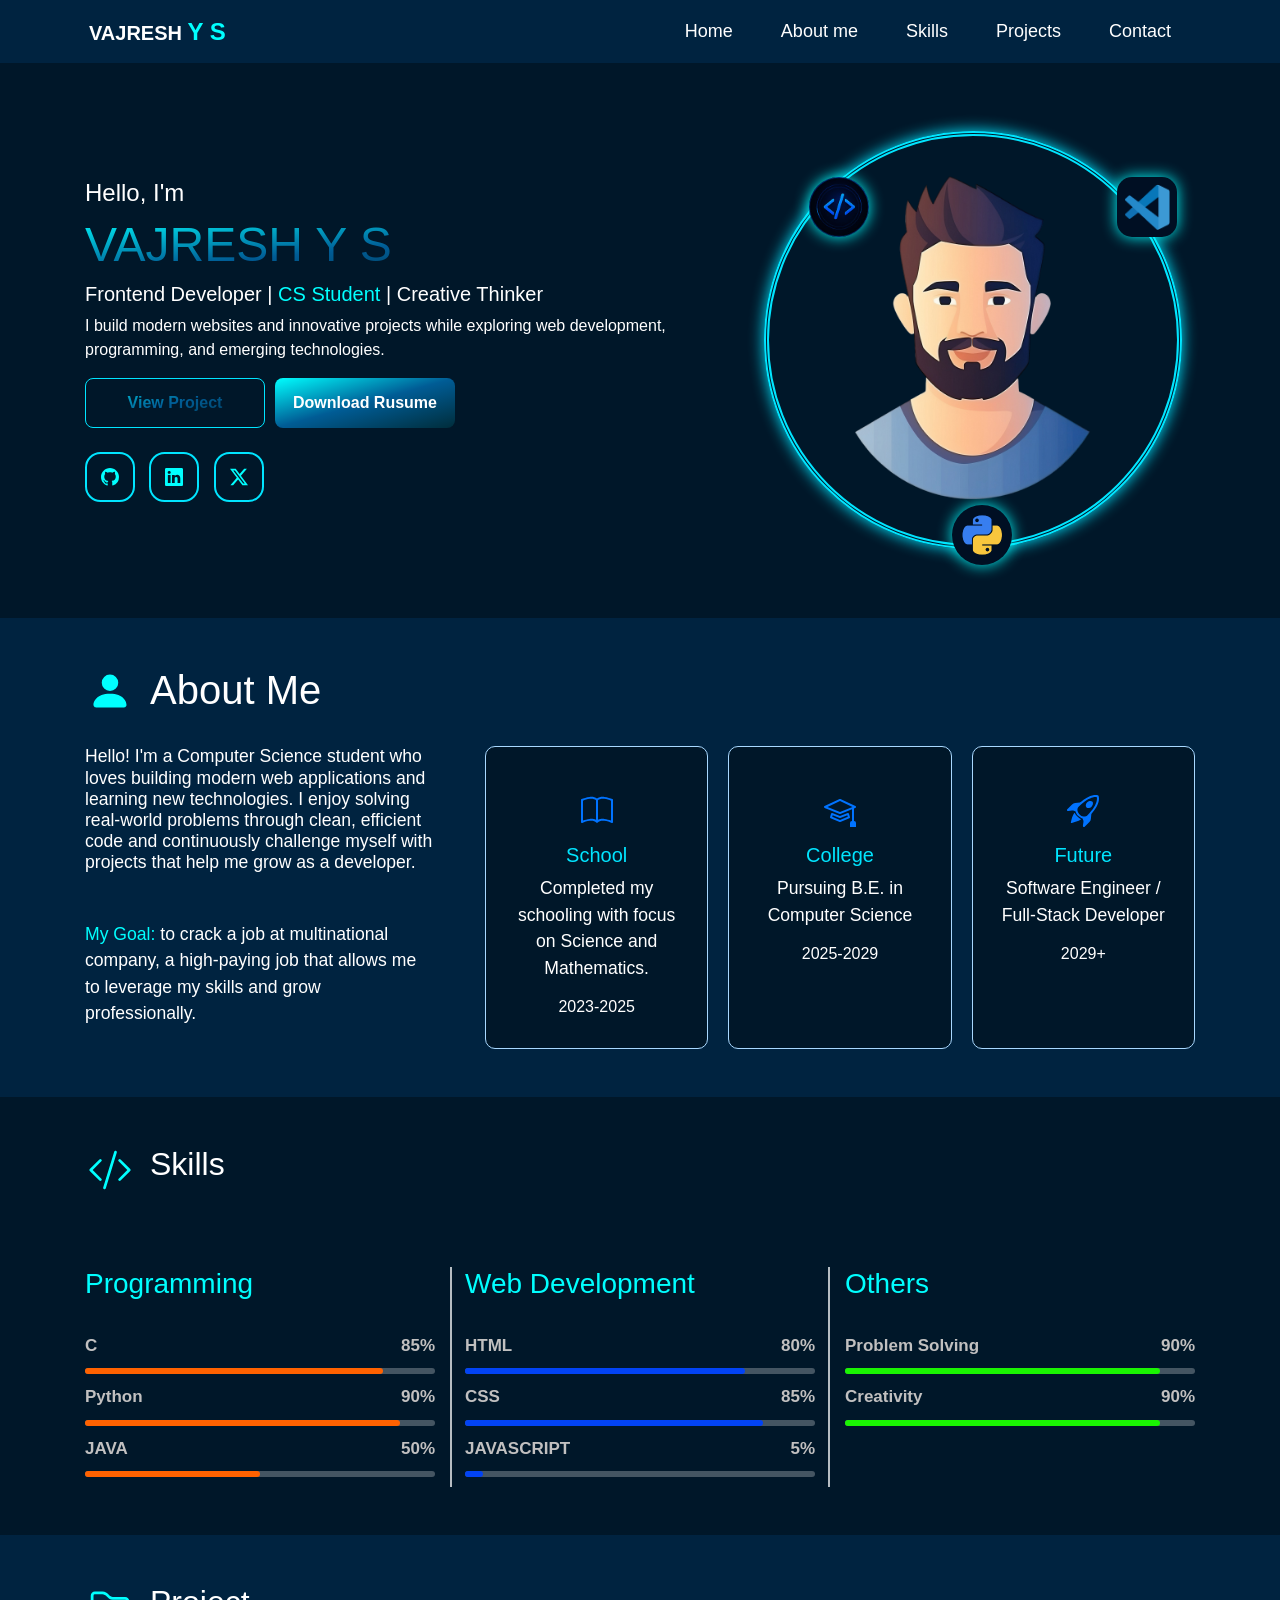
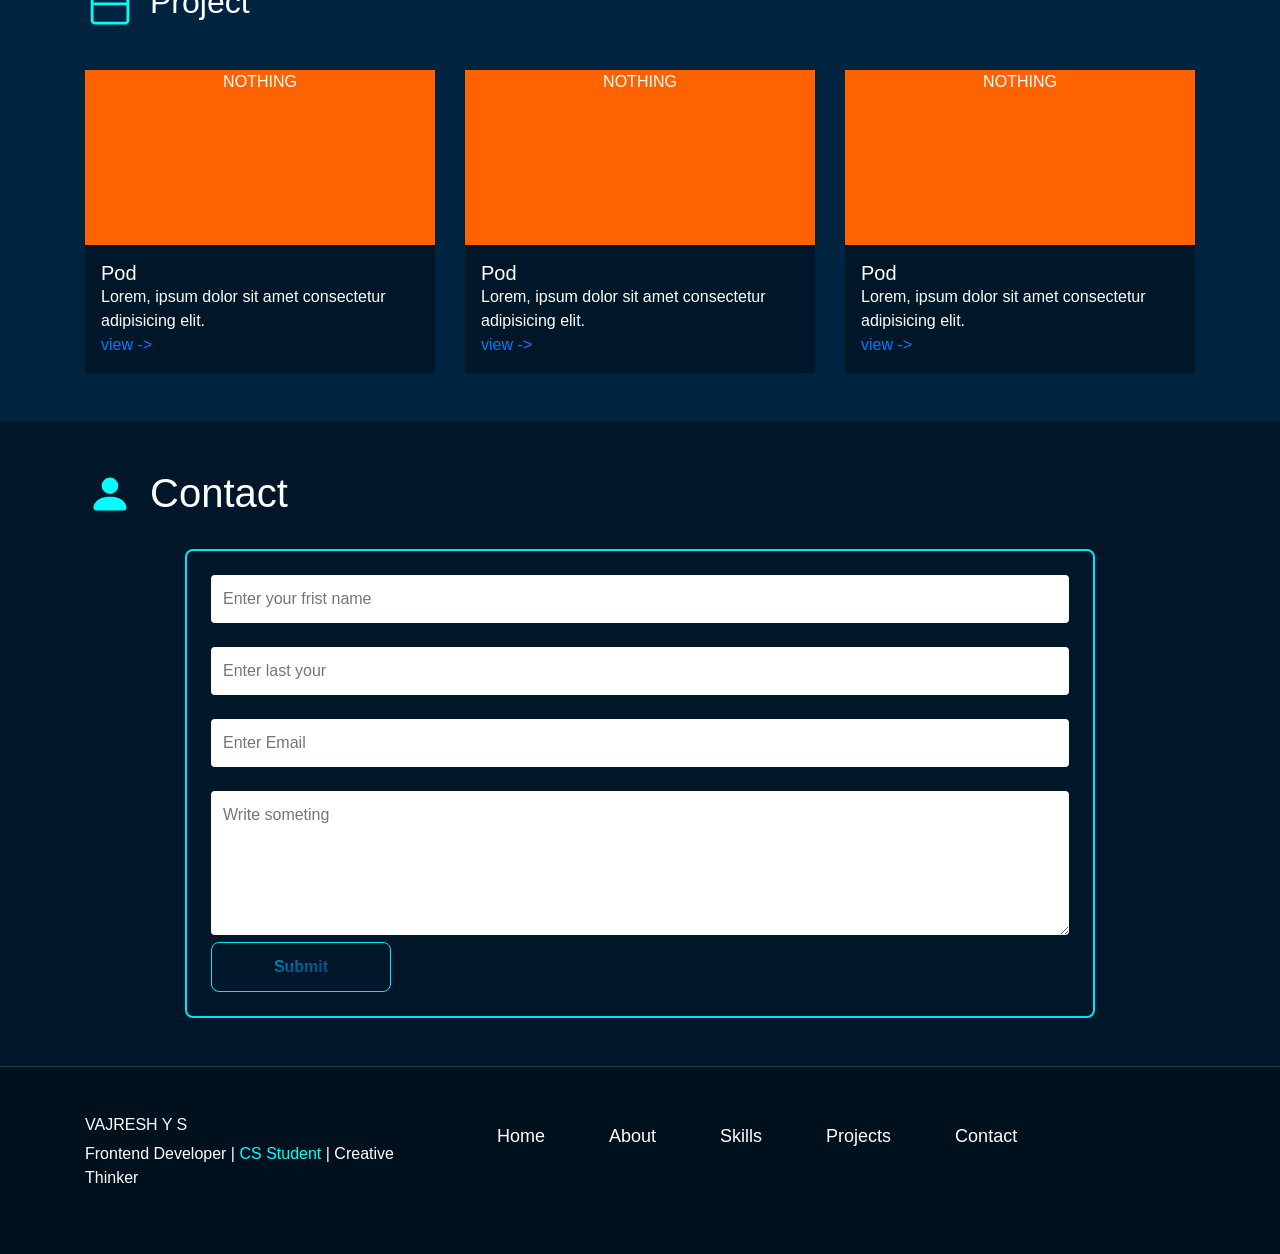
<file: index.html>
<!doctype html>
<html lang="en">

<head>
    <meta charset="UTF-8" />
    <meta name="viewport" content="width=device-width, initial-scale=1.0" />
    <title>Vajresh Y S | Portfolio</title>

    <link rel="stylesheet" href="style.css" />

    <link rel="stylesheet" href="https://stackpath.bootstrapcdn.com/bootstrap/4.5.2/css/bootstrap.min.css"
        integrity="sha384-JcKb8q3iqJ61gNV9KGb8thSsNjpSL0n8PARn9HuZOnIxN0hoP+VmmDGMN5t9UJ0Z" crossorigin="anonymous" />
    <script src="https://code.jquery.com/jquery-3.5.1.slim.min.js"
        integrity="sha384-DfXdz2htPH0lsSSs5nCTpuj/zy4C+OGpamoFVy38MVBnE+IbbVYUew+OrCXaRkfj"
        crossorigin="anonymous"></script>
    <script src="https://cdn.jsdelivr.net/npm/popper.js@1.16.1/dist/umd/popper.min.js"
        integrity="sha384-9/reFTGAW83EW2RDu2S0VKaIzap3H66lZH81PoYlFhbGU+6BZp6G7niu735Sk7lN"
        crossorigin="anonymous"></script>
    <script src="https://stackpath.bootstrapcdn.com/bootstrap/4.5.2/js/bootstrap.min.js"
        integrity="sha384-B4gt1jrGC7Jh4AgTPSdUtOBvfO8shuf57BaghqFfPlYxofvL8/KUEfYiJOMMV+rV"
        crossorigin="anonymous"></script>
</head>

<body>
    <header>
        <nav class="navbar navbar-expand-lg navbar-dark fixed-top">
            <div class="container d-flex flex-row">
                <a class="navbar-brand navbar-logo ml-1" href="#">
                    VAJRESH <span class="navbar-logo">Y S</span>
                </a>
                <button class="navbar-toggler" type="button" data-toggle="collapse" data-target="#navbarNavAltMarkup"
                    aria-controls="navbarNavAltMarkup" aria-expanded="false" aria-label="Toggle navigation">
                    <span class="navbar-toggler-icon"></span>
                </button>
                <div class="collapse navbar-collapse" id="navbarNavAltMarkup">
                    <div class="navbar-nav ml-auto">
                        <a class="nav-link" id="link" href="#home">Home</a>
                        <a class="nav-link" id="link" href="#aboutme">About me</a>
                        <a class="nav-link" id="link" href="#skills">Skills</a>
                        <a class="nav-link" id="link" href="#project">Projects</a>
                        <!-- <a class="nav-link" id="link" href="#">Resume</a> -->
                        <a class="nav-link" id="link" href="#contact">Contact</a>
                    </div>
                </div>
            </div>
        </nav>
    </header>
    <main>
        <section id="home">
            <div class="home-bg pt-5 pb-5">
                <div class="container d-flex flex-column justify-content-center">
                    <div class="row">
                        <div class="col-12 col-lg-7 order-2 order-lg-1 d-flex flex-column justify-content-center">
                            <div class="part1 text-white">
                                <h4>Hello, I'm</h4>
                                <h1>VAJRESH Y S</h1>
                                <h5 class="cs">
                                    Frontend Developer | <span>CS Student</span> | Creative Thinker
                                </h5>
                                <p>
                                    I build modern websites and innovative projects while exploring
                                    web development, programming, and emerging technologies.
                                </p>
                                <div class="two-button" style="display: flex">
                                    <button class="color-btn">View Project</button>
                                    <button class="outline-btn">Download Rusume</button>
                                </div>
                                <div class="social mt-4">
                                    <svg xmlns="http://www.w3.org/2000/svg" width="16" height="16" fill="currentColor"
                                        class="bi bi-github" viewBox="0 0 16 16">
                                        <path
                                            d="M8 0C3.58 0 0 3.58 0 8c0 3.54 2.29 6.53 5.47 7.59.4.07.55-.17.55-.38 0-.19-.01-.82-.01-1.49-2.01.37-2.53-.49-2.69-.94-.09-.23-.48-.94-.82-1.13-.28-.15-.68-.52-.01-.53.63-.01 1.08.58 1.23.82.72 1.21 1.87.87 2.33.66.07-.52.28-.87.51-1.07-1.78-.2-3.64-.89-3.64-3.95 0-.87.31-1.59.82-2.15-.08-.2-.36-1.02.08-2.12 0 0 .67-.21 2.2.82.64-.18 1.32-.27 2-.27s1.36.09 2 .27c1.53-1.04 2.2-.82 2.2-.82.44 1.1.16 1.92.08 2.12.51.56.82 1.27.82 2.15 0 3.07-1.87 3.75-3.65 3.95.29.25.54.73.54 1.48 0 1.07-.01 1.93-.01 2.2 0 .21.15.46.55.38A8.01 8.01 0 0 0 16 8c0-4.42-3.58-8-8-8" />
                                    </svg>
                                    <svg xmlns="http://www.w3.org/2000/svg" width="16" height="16" fill="currentColor"
                                        class="bi bi-linkedin" viewBox="0 0 16 16">
                                        <path
                                            d="M0 1.146C0 .513.526 0 1.175 0h13.65C15.474 0 16 .513 16 1.146v13.708c0 .633-.526 1.146-1.175 1.146H1.175C.526 16 0 15.487 0 14.854zm4.943 12.248V6.169H2.542v7.225zm-1.2-8.212c.837 0 1.358-.554 1.358-1.248-.015-.709-.52-1.248-1.342-1.248S2.4 3.226 2.4 3.934c0 .694.521 1.248 1.327 1.248zm4.908 8.212V9.359c0-.216.016-.432.08-.586.173-.431.568-.878 1.232-.878.869 0 1.216.662 1.216 1.634v3.865h2.401V9.25c0-2.22-1.184-3.252-2.764-3.252-1.274 0-1.845.7-2.165 1.193v.025h-.016l.016-.025V6.169h-2.4c.03.678 0 7.225 0 7.225z" />
                                    </svg>
                                    <svg xmlns="http://www.w3.org/2000/svg" width="16" height="16" fill="currentColor"
                                        class="bi bi-twitter-x" viewBox="0 0 16 16">
                                        <path
                                            d="M12.6.75h2.454l-5.36 6.142L16 15.25h-4.937l-3.867-5.07-4.425 5.07H.316l5.733-6.57L0 .75h5.063l3.495 4.633L12.601.75Zm-.86 13.028h1.36L4.323 2.145H2.865z" />
                                    </svg>
                                </div>
                            </div>
                        </div>
                        <div class="col-12 d-lg-none order-1 order-lg-2">
                            <div class="orbit">
                                <img src="/img/logo.jpg" class="coder-logo" />
                                <img src="/img/vs.png" class="vs-logo" />
                                <img src="/img/py.png" class="py-logo" />
                            </div>
                            <div>
                                <img src="/img/pro.png" class="photo" />
                            </div>
                        </div>
                        <div
                            class="col-lg-5 d-none d-lg-flex order-lg-2 justify-content-center align-items-center home-image-column">
                            <div class="orbit">
                                <img src="/img/logo.jpg" class="coder-logo" />
                                <img src="/img/vs.png" class="vs-logo" />
                                <img src="/img/py.png" class="py-logo" />
                            </div>
                            <div>
                                <img src="/img/pro.png" class="photo" />
                            </div>
                        </div>
                    </div>
                </div>
            </div>
        </section>
        <section id="aboutme">
            <div class="about-bg pt-5 pb-5">
                <div class="container">
                    <div class="row">
                        <!-- <div class="cir"></div> -->
                        <div class="col-12 d-flex flex-row pb-4">
                            <div>
                                <svg xmlns="http://www.w3.org/2000/svg" width="16" height="16" fill="currentColor"
                                    class="bi bi-person-fill" viewBox="0 0 16 16">
                                    <path d="M3 14s-1 0-1-1 1-4 6-4 6 3 6 4-1 1-1 1zm5-6a3 3 0 1 0 0-6 3 3 0 0 0 0 6" />
                                </svg>
                            </div>
                            <div>
                                <h1>About Me</h1>
                            </div>
                        </div>
                        <div class="col-4 text-white">
                            <h6 class="about-text">
                                Hello! I'm a Computer Science student who loves building modern
                                web applications and learning new technologies. I enjoy solving
                                real-world problems through clean, efficient code and
                                continuously challenge myself with projects that help me grow as
                                a developer.
                            </h6>
                            <p class="mt-5 about-goal">
                                <span>My Goal:</span> to crack a job at multinational company, a
                                high-paying job that allows me to leverage my skills and grow
                                professionally.
                            </p>
                        </div>
                        <div class=" about-card d-flex flex-row col-8 text-white">
                            <div class="card-1 text-center">
                                <svg xmlns="http://www.w3.org/2000/svg" width="16" height="16" fill="currentColor"
                                    class="bi bi-book" viewBox="0 0 16 16">
                                    <path
                                        d="M1 2.828c.885-.37 2.154-.769 3.388-.893 1.33-.134 2.458.063 3.112.752v9.746c-.935-.53-2.12-.603-3.213-.493-1.18.12-2.37.461-3.287.811zm7.5-.141c.654-.689 1.782-.886 3.112-.752 1.234.124 2.503.523 3.388.893v9.923c-.918-.35-2.107-.692-3.287-.81-1.094-.111-2.278-.039-3.213.492zM8 1.783C7.015.936 5.587.81 4.287.94c-1.514.153-3.042.672-3.994 1.105A.5.5 0 0 0 0 2.5v11a.5.5 0 0 0 .707.455c.882-.4 2.303-.881 3.68-1.02 1.409-.142 2.59.087 3.223.877a.5.5 0 0 0 .78 0c.633-.79 1.814-1.019 3.222-.877 1.378.139 2.8.62 3.681 1.02A.5.5 0 0 0 16 13.5v-11a.5.5 0 0 0-.293-.455c-.952-.433-2.48-.952-3.994-1.105C10.413.809 8.985.936 8 1.783" />
                                </svg>
                                <h5>School</h5>
                                <p>Completed my schooling with focus on Science and Mathematics.</p>
                                <h6>2023-2025</h6>
                            </div>
                            <div class="card-2 text-center">
                                <svg xmlns="http://www.w3.org/2000/svg" width="16" height="16" fill="currentColor"
                                    class="bi bi-mortarboard" viewBox="0 0 16 16">
                                    <path
                                        d="M8.211 2.047a.5.5 0 0 0-.422 0l-7.5 3.5a.5.5 0 0 0 .025.917l7.5 3a.5.5 0 0 0 .372 0L14 7.14V13a1 1 0 0 0-1 1v2h3v-2a1 1 0 0 0-1-1V6.739l.686-.275a.5.5 0 0 0 .025-.917zM8 8.46 1.758 5.965 8 3.052l6.242 2.913z" />
                                    <path
                                        d="M4.176 9.032a.5.5 0 0 0-.656.327l-.5 1.7a.5.5 0 0 0 .294.605l4.5 1.8a.5.5 0 0 0 .372 0l4.5-1.8a.5.5 0 0 0 .294-.605l-.5-1.7a.5.5 0 0 0-.656-.327L8 10.466zm-.068 1.873.22-.748 3.496 1.311a.5.5 0 0 0 .352 0l3.496-1.311.22.748L8 12.46z" />
                                </svg>
                                <h5>College</h5>
                                <p>Pursuing B.E. in Computer Science</p>
                                <h6>2025-2029</h6>
                            </div>
                            <div class="card-3 text-center">
                                <svg xmlns="http://www.w3.org/2000/svg" width="16" height="16" fill="currentColor"
                                    class="bi bi-rocket-takeoff" viewBox="0 0 16 16">
                                    <path
                                        d="M9.752 6.193c.599.6 1.73.437 2.528-.362s.96-1.932.362-2.531c-.599-.6-1.73-.438-2.528.361-.798.8-.96 1.933-.362 2.532" />
                                    <path
                                        d="M15.811 3.312c-.363 1.534-1.334 3.626-3.64 6.218l-.24 2.408a2.56 2.56 0 0 1-.732 1.526L8.817 15.85a.51.51 0 0 1-.867-.434l.27-1.899c.04-.28-.013-.593-.131-.956a9 9 0 0 0-.249-.657l-.082-.202c-.815-.197-1.578-.662-2.191-1.277-.614-.615-1.079-1.379-1.275-2.195l-.203-.083a10 10 0 0 0-.655-.248c-.363-.119-.675-.172-.955-.132l-1.896.27A.51.51 0 0 1 .15 7.17l2.382-2.386c.41-.41.947-.67 1.524-.734h.006l2.4-.238C9.005 1.55 11.087.582 12.623.208c.89-.217 1.59-.232 2.08-.188.244.023.435.06.57.093q.1.026.16.045c.184.06.279.13.351.295l.029.073a3.5 3.5 0 0 1 .157.721c.055.485.051 1.178-.159 2.065m-4.828 7.475.04-.04-.107 1.081a1.54 1.54 0 0 1-.44.913l-1.298 1.3.054-.38c.072-.506-.034-.993-.172-1.418a9 9 0 0 0-.164-.45c.738-.065 1.462-.38 2.087-1.006M5.205 5c-.625.626-.94 1.351-1.004 2.09a9 9 0 0 0-.45-.164c-.424-.138-.91-.244-1.416-.172l-.38.054 1.3-1.3c.245-.246.566-.401.91-.44l1.08-.107zm9.406-3.961c-.38-.034-.967-.027-1.746.163-1.558.38-3.917 1.496-6.937 4.521-.62.62-.799 1.34-.687 2.051.107.676.483 1.362 1.048 1.928.564.565 1.25.941 1.924 1.049.71.112 1.429-.067 2.048-.688 3.079-3.083 4.192-5.444 4.556-6.987.183-.771.18-1.345.138-1.713a3 3 0 0 0-.045-.283 3 3 0 0 0-.3-.041Z" />
                                    <path
                                        d="M7.009 12.139a7.6 7.6 0 0 1-1.804-1.352A7.6 7.6 0 0 1 3.794 8.86c-1.102.992-1.965 5.054-1.839 5.18.125.126 3.936-.896 5.054-1.902Z" />
                                </svg>
                                <h5>Future</h5>
                                <div class="d-flex flex-column justify-content-space-between">
                                    <p>Software Engineer / Full-Stack Developer</p>
                                    <h6>2029+</h6>
                                </div>
                            </div>
                        </div>
                    </div>
                </div>
            </div>
        </section>
        <section id="skills">
            <div class="skills-bg pt-5 pb-5">
                <div class="container">
                    <div class="row">
                        <div class="col-12 d-flex flex-row pb-4 mb-5">
                            <svg xmlns="http://www.w3.org/2000/svg" width="16" height="16" fill="currentColor"
                                class="bi bi-code-slash" viewBox="0 0 16 16">
                                <path
                                    d="M10.478 1.647a.5.5 0 1 0-.956-.294l-4 13a.5.5 0 0 0 .956.294zM4.854 4.146a.5.5 0 0 1 0 .708L1.707 8l3.147 3.146a.5.5 0 0 1-.708.708l-3.5-3.5a.5.5 0 0 1 0-.708l3.5-3.5a.5.5 0 0 1 .708 0m6.292 0a.5.5 0 0 0 0 .708L14.293 8l-3.147 3.146a.5.5 0 0 0 .708.708l3.5-3.5a.5.5 0 0 0 0-.708l-3.5-3.5a.5.5 0 0 0-.708 0" />
                            </svg>
                            <h2 class="text-white">Skills</h2>
                        </div>
                        <div class="col-4">
                            <h3 class="skills-text">Programming</h3>
                            <div class="skills-per">
                                <span>C</span>
                                <span>85%</span>
                            </div>
                            <div class="box1">
                                <div class="for-c">

                                </div>
                            </div>
                            <div class="skills-per">
                                <span>Python</span>
                                <span>90%</span>
                            </div>
                            <div class="box1">
                                <div class="for-py">

                                </div>
                            </div>
                            <div class="skills-per">
                                <span>JAVA</span>
                                <span>50%</span>
                            </div>
                            <div class="box1">
                                <div class="for-java">

                                </div>
                            </div>
                        </div>
                        <div class="col-4 bor">
                            <h3 class="skills-text">Web Development</h3>
                            <div class="skills-per">
                                <span>HTML</span>
                                <span>80%</span>
                            </div>
                            <div class="box1">
                                <div class="for-html">

                                </div>
                            </div>
                            <div class="skills-per">
                                <span>CSS</span>
                                <span>85%</span>
                            </div>
                            <div class="box1">
                                <div class="for-css">

                                </div>
                            </div>
                            <div class="skills-per">
                                <span>JAVASCRIPT</span>
                                <span>5%</span>
                            </div>
                            <div class="box1">
                                <div class="for-js">

                                </div>
                            </div>
                        </div>
                        <div class="col-4">
                            <h3 class="skills-text">Others</h3>
                            <div class="skills-per">
                                <span>Problem Solving</span>
                                <span>90%</span>
                            </div>
                            <div class="box1">
                                <div class="for-prob">

                                </div>
                            </div>
                            <div class="skills-per">
                                <span>Creativity</span>
                                <span>90%</span>
                            </div>
                            <div class="box1">
                                <div class="for-creat">

                                </div>
                            </div>
                        </div>
                    </div>
                </div>
            </div>
            </div>
        </section>
        <section id="project">
            <div class="about-bg pt-5 pb-5">
                <div class="container">
                    <div class="row">
                        <div class="col-12 d-flex flex-row">
                            <svg xmlns="http://www.w3.org/2000/svg" width="16" height="16" fill="currentColor"
                                class="bi bi-folder2" viewBox="0 0 16 16">
                                <path
                                    d="M1 3.5A1.5 1.5 0 0 1 2.5 2h2.764c.958 0 1.76.56 2.311 1.184C7.985 3.648 8.48 4 9 4h4.5A1.5 1.5 0 0 1 15 5.5v7a1.5 1.5 0 0 1-1.5 1.5h-11A1.5 1.5 0 0 1 1 12.5zM2.5 3a.5.5 0 0 0-.5.5V6h12v-.5a.5.5 0 0 0-.5-.5H9c-.964 0-1.71-.629-2.174-1.154C6.374 3.334 5.82 3 5.264 3zM14 7H2v5.5a.5.5 0 0 0 .5.5h11a.5.5 0 0 0 .5-.5z" />
                            </svg>
                            <h2 class="mb-5">Project</h2>
                        </div>
                        <div class="col-4 pro-cardss">
                            <div>
                                <p class="pro-cards text-center">NOTHING</p>
                            </div>
                            <div class="pro-des d-flex flex-row p-3">
                                <div>
                                    <h5 class="m-0">Pod </h5>
                                    <p class="m-0">Lorem, ipsum dolor sit amet consectetur adipisicing elit. </p>
                                    <a href="">view -></a>
                                </div>
                            </div>
                        </div>
                        <div class="col-4 pro-cardss">
                            <div>
                                <p class="pro-cards text-center">NOTHING</p>
                            </div>
                            <div class="pro-des d-flex flex-row p-3">
                                <div>
                                    <h5 class="m-0">Pod </h5>
                                    <p class="m-0">Lorem, ipsum dolor sit amet consectetur adipisicing elit. </p>
                                    <a href="">view -></a>
                                </div>
                            </div>
                        </div>
                        <div class="col-4 pro-cardss">
                            <div>
                                <p class="pro-cards text-center">NOTHING</p>
                            </div>
                            <div class="pro-des d-flex flex-row p-3">
                                <div>
                                    <h5 class="m-0">Pod </h5>
                                    <p class="m-0">Lorem, ipsum dolor sit amet consectetur adipisicing elit. </p>
                                    <a href="">view -></a>
                                </div>
                            </div>
                        </div>
                    </div>
                </div>
            </div>
        </section>
        <section id="contact">
            <div class="skills-bg pt-5 pb-5 text-white">
                <div class="container">
                    <div class="row">
                        <div class="col-12 d-flex flex-row pb-4">
                            <div>
                                <svg xmlns="http://www.w3.org/2000/svg" width="16" height="16" fill="currentColor"
                                    class="bi bi-person-fill" viewBox="0 0 16 16">
                                    <path d="M3 14s-1 0-1-1 1-4 6-4 6 3 6 4-1 1-1 1zm5-6a3 3 0 1 0 0-6 3 3 0 0 0 0 6" />
                                </svg>
                            </div>
                            <div>
                                <h1>Contact</h1>
                            </div>
                        </div>
                        <div class="col-12 d-flex flex-row justify-content-center">
                            <form class="cont-in">
                                <input type="text" id="name" placeholder="Enter your frist name" class="in"
                                    required><br><br>
                                <input type="text" id="name" placeholder="Enter last your" class="in" required><br><br>
                                <input type="email" id="email" placeholder="Enter Email" class="in" required><br><br>
                                <textarea rows="5" placeholder="Write someting" required></textarea><br>
                                <input type="submit" class="color-btn">
                            </form>
                        </div>
                    </div>
                </div>
            </div>
        </section>
    </main>
    <footer>
        <div class="container pt-5 pb-5">
            <div class="row">
                <div class="col-4">
                    <div>
                        <h6>VAJRESH Y S</h6>
                        <p class="cs">
                            Frontend Developer | <span>CS Student</span> | Creative Thinker
                        </p>
                    </div>
                </div>
                <div class="col-4">
                    <div class="d-flex">
                        <a class="nav-link" id="footer-link" href="#home">Home</a>
                        <a class="nav-link" id="footer-link" href="#aboutme">About</a>
                        <a class="nav-link" id="footer-link" href="#skills">Skills</a>
                        <a class="nav-link" id="footer-link" href="#project">Projects</a>
                        <!-- <a class="nav-link" id="footer-link" href="#">Resume</a> -->
                        <a class="nav-link" id="footer-link" href="#contact">Contact</a>
                    </div>
                </div>
            </div>
        </div>
    </footer>
</body>

</html>
</file>
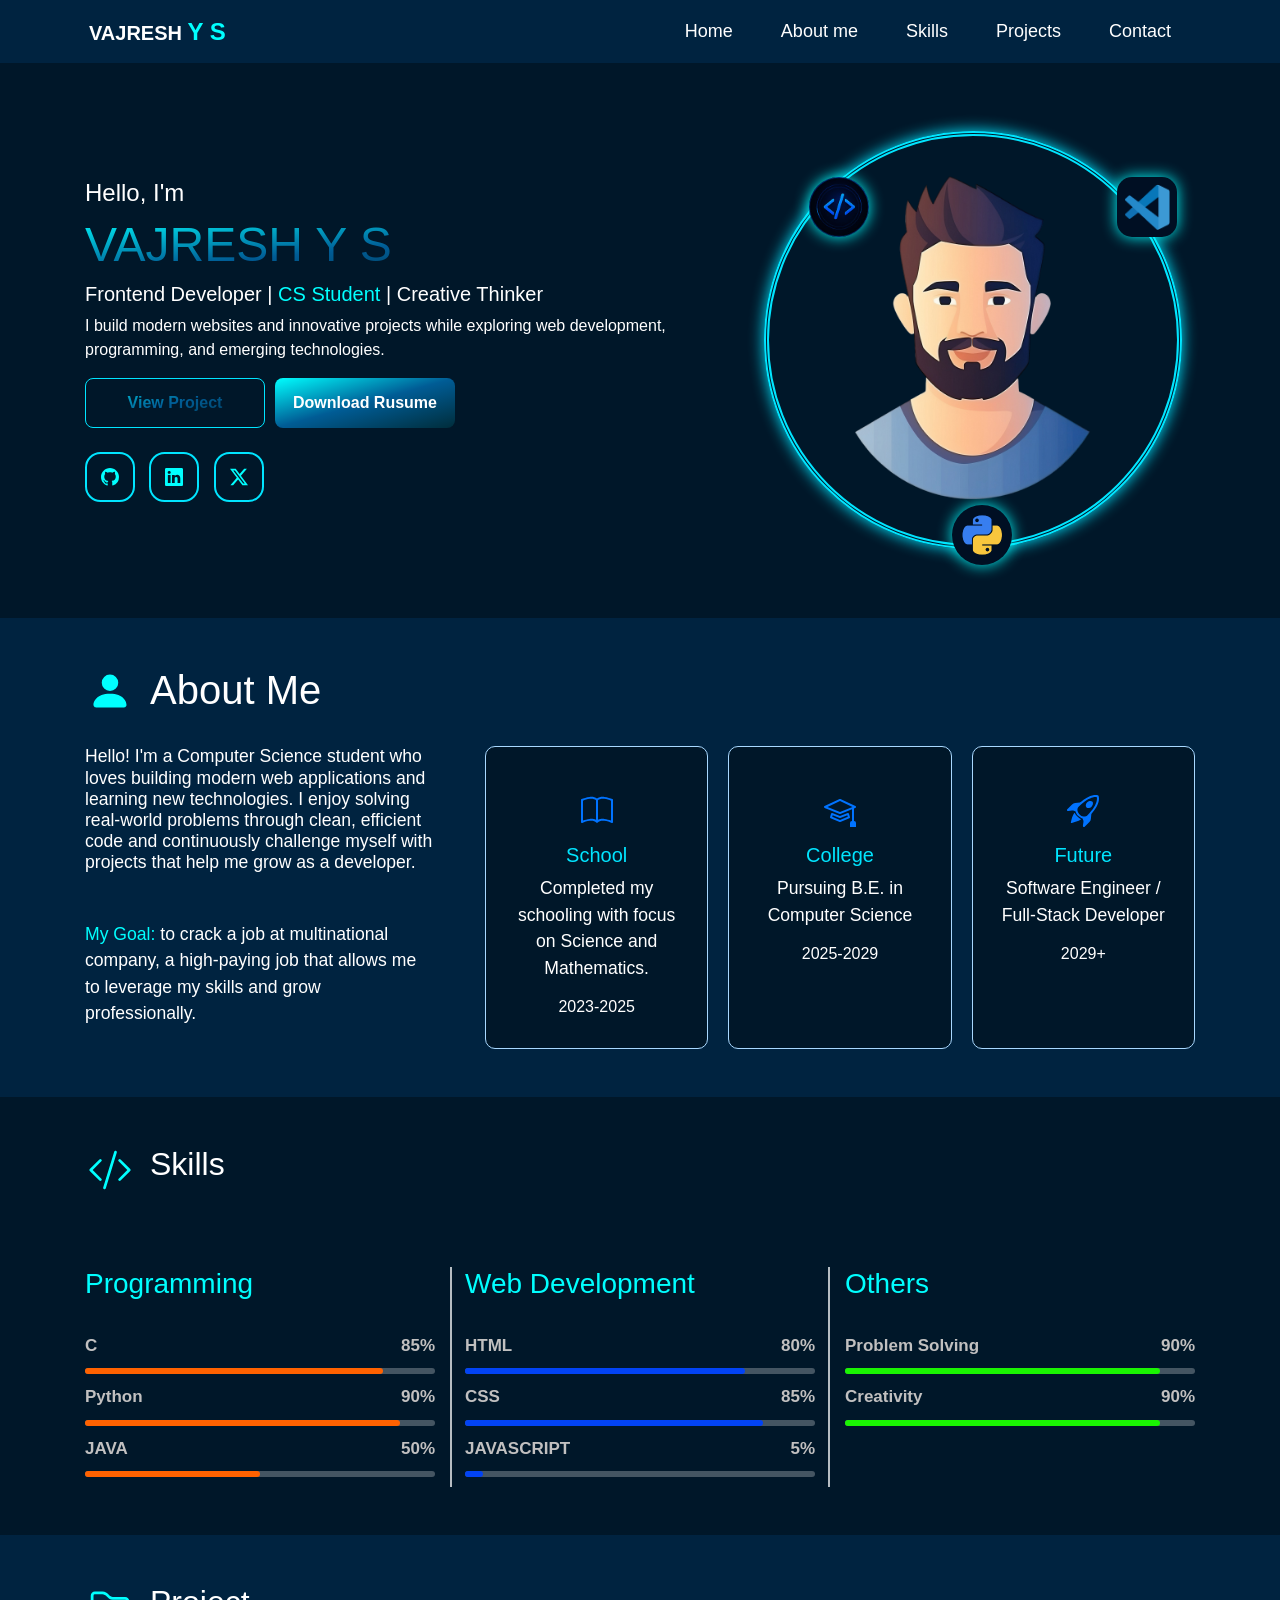
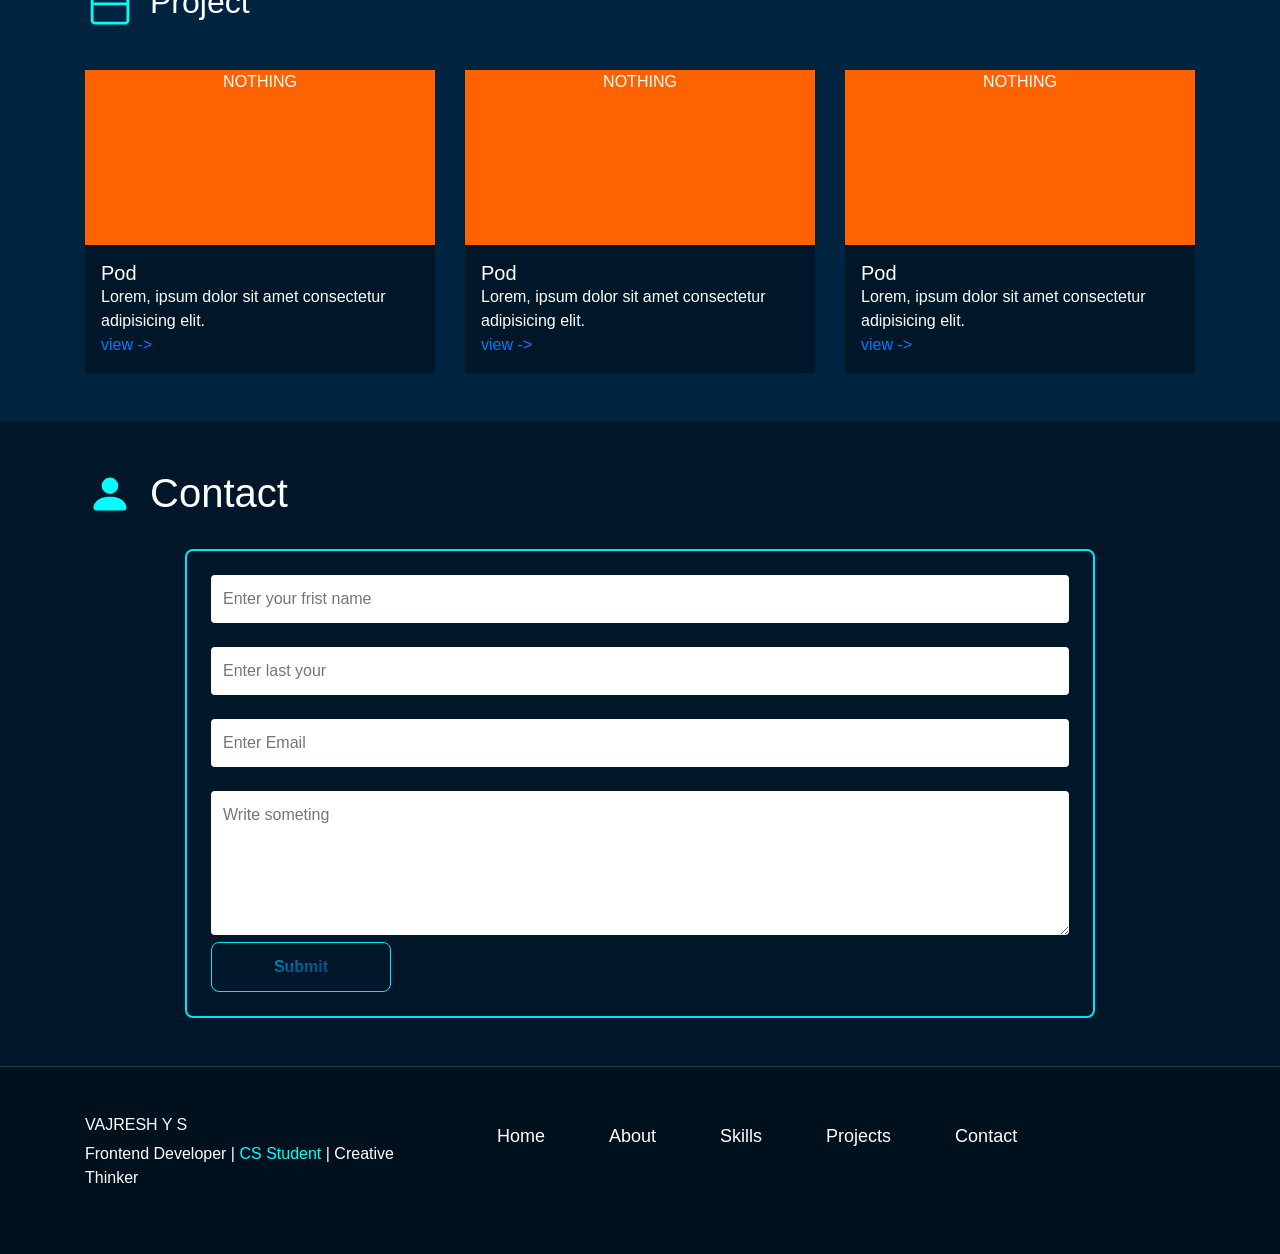
<file: static/index.html>
<!doctype html>
<html lang="en">

<head>
    <meta charset="UTF-8" />
    <meta name="viewport" content="width=device-width, initial-scale=1.0" />
    <title>Vajresh Y S | Portfolio</title>

    <link rel="stylesheet" href="/static/style.css" />

    <link rel="stylesheet" href="https://stackpath.bootstrapcdn.com/bootstrap/4.5.2/css/bootstrap.min.css"
        integrity="sha384-JcKb8q3iqJ61gNV9KGb8thSsNjpSL0n8PARn9HuZOnIxN0hoP+VmmDGMN5t9UJ0Z" crossorigin="anonymous" />
    <script src="https://code.jquery.com/jquery-3.5.1.slim.min.js"
        integrity="sha384-DfXdz2htPH0lsSSs5nCTpuj/zy4C+OGpamoFVy38MVBnE+IbbVYUew+OrCXaRkfj"
        crossorigin="anonymous"></script>
    <script src="https://cdn.jsdelivr.net/npm/popper.js@1.16.1/dist/umd/popper.min.js"
        integrity="sha384-9/reFTGAW83EW2RDu2S0VKaIzap3H66lZH81PoYlFhbGU+6BZp6G7niu735Sk7lN"
        crossorigin="anonymous"></script>
    <script src="https://stackpath.bootstrapcdn.com/bootstrap/4.5.2/js/bootstrap.min.js"
        integrity="sha384-B4gt1jrGC7Jh4AgTPSdUtOBvfO8shuf57BaghqFfPlYxofvL8/KUEfYiJOMMV+rV"
        crossorigin="anonymous"></script>
</head>

<body>
    <header>
        <nav class="navbar navbar-expand-lg navbar-dark fixed-top">
            <div class="container d-flex flex-row">
                <a class="navbar-brand navbar-logo ml-1" href="#">
                    VAJRESH <span class="navbar-logo">Y S</span>
                </a>
                <button class="navbar-toggler" type="button" data-toggle="collapse" data-target="#navbarNavAltMarkup"
                    aria-controls="navbarNavAltMarkup" aria-expanded="false" aria-label="Toggle navigation">
                    <span class="navbar-toggler-icon"></span>
                </button>
                <div class="collapse navbar-collapse" id="navbarNavAltMarkup">
                    <div class="navbar-nav ml-auto">
                        <a class="nav-link" id="link" href="#home">Home</a>
                        <a class="nav-link" id="link" href="#aboutme">About me</a>
                        <a class="nav-link" id="link" href="#skills">Skills</a>
                        <a class="nav-link" id="link" href="#project">Projects</a>
                        <!-- <a class="nav-link" id="link" href="#">Resume</a> -->
                        <a class="nav-link" id="link" href="#contact">Contact</a>
                    </div>
                </div>
            </div>
        </nav>
    </header>
    <main>
        <section id="home">
            <div class="home-bg pt-5 pb-5">
                <div class="container d-flex flex-column justify-content-center">
                    <div class="row">
                        <div class="col-12 col-lg-7 order-2 order-lg-1 d-flex flex-column justify-content-center">
                            <div class="part1 text-white">
                                <h4>Hello, I'm</h4>
                                <h1>VAJRESH Y S</h1>
                                <h5 class="cs">
                                    Frontend Developer | <span>CS Student</span> | Creative Thinker
                                </h5>
                                <p>
                                    I build modern websites and innovative projects while exploring
                                    web development, programming, and emerging technologies.
                                </p>
                                <div class="two-button" style="display: flex">
                                    <button class="color-btn">View Project</button>
                                    <button class="outline-btn">Download Rusume</button>
                                </div>
                                <div class="social mt-4">
                                    <svg xmlns="http://www.w3.org/2000/svg" width="16" height="16" fill="currentColor"
                                        class="bi bi-github" viewBox="0 0 16 16">
                                        <path
                                            d="M8 0C3.58 0 0 3.58 0 8c0 3.54 2.29 6.53 5.47 7.59.4.07.55-.17.55-.38 0-.19-.01-.82-.01-1.49-2.01.37-2.53-.49-2.69-.94-.09-.23-.48-.94-.82-1.13-.28-.15-.68-.52-.01-.53.63-.01 1.08.58 1.23.82.72 1.21 1.87.87 2.33.66.07-.52.28-.87.51-1.07-1.78-.2-3.64-.89-3.64-3.95 0-.87.31-1.59.82-2.15-.08-.2-.36-1.02.08-2.12 0 0 .67-.21 2.2.82.64-.18 1.32-.27 2-.27s1.36.09 2 .27c1.53-1.04 2.2-.82 2.2-.82.44 1.1.16 1.92.08 2.12.51.56.82 1.27.82 2.15 0 3.07-1.87 3.75-3.65 3.95.29.25.54.73.54 1.48 0 1.07-.01 1.93-.01 2.2 0 .21.15.46.55.38A8.01 8.01 0 0 0 16 8c0-4.42-3.58-8-8-8" />
                                    </svg>
                                    <svg xmlns="http://www.w3.org/2000/svg" width="16" height="16" fill="currentColor"
                                        class="bi bi-linkedin" viewBox="0 0 16 16">
                                        <path
                                            d="M0 1.146C0 .513.526 0 1.175 0h13.65C15.474 0 16 .513 16 1.146v13.708c0 .633-.526 1.146-1.175 1.146H1.175C.526 16 0 15.487 0 14.854zm4.943 12.248V6.169H2.542v7.225zm-1.2-8.212c.837 0 1.358-.554 1.358-1.248-.015-.709-.52-1.248-1.342-1.248S2.4 3.226 2.4 3.934c0 .694.521 1.248 1.327 1.248zm4.908 8.212V9.359c0-.216.016-.432.08-.586.173-.431.568-.878 1.232-.878.869 0 1.216.662 1.216 1.634v3.865h2.401V9.25c0-2.22-1.184-3.252-2.764-3.252-1.274 0-1.845.7-2.165 1.193v.025h-.016l.016-.025V6.169h-2.4c.03.678 0 7.225 0 7.225z" />
                                    </svg>
                                    <svg xmlns="http://www.w3.org/2000/svg" width="16" height="16" fill="currentColor"
                                        class="bi bi-twitter-x" viewBox="0 0 16 16">
                                        <path
                                            d="M12.6.75h2.454l-5.36 6.142L16 15.25h-4.937l-3.867-5.07-4.425 5.07H.316l5.733-6.57L0 .75h5.063l3.495 4.633L12.601.75Zm-.86 13.028h1.36L4.323 2.145H2.865z" />
                                    </svg>
                                </div>
                            </div>
                        </div>
                        <div class="col-12 d-lg-none order-1 order-lg-2">
                            <div class="orbit">
                                <img src="/static/img/logo.jpg" class="coder-logo" />
                                <img src="/static/img/vs.png" class="vs-logo" />
                                <img src="/static/img/py.png" class="py-logo" />
                            </div>
                            <div>
                                <img src="/static/img/pro.png" class="photo" />
                            </div>
                        </div>
                        <div
                            class="col-lg-5 d-none d-lg-flex order-lg-2 justify-content-center align-items-center home-image-column">
                            <div class="orbit">
                                <img src="/static/img/logo.jpg" class="coder-logo" />
                                <img src="/static/img/vs.png" class="vs-logo" />
                                <img src="/static/img/py.png" class="py-logo" />
                            </div>
                            <div>
                                <img src="/static/img/pro.png" class="photo" />
                            </div>
                        </div>
                    </div>
                </div>
            </div>
        </section>
        <section id="aboutme">
            <div class="about-bg pt-5 pb-5">
                <div class="container">
                    <div class="row">
                        <!-- <div class="cir"></div> -->
                        <div class="col-12 d-flex flex-row pb-4">
                            <div>
                                <svg xmlns="http://www.w3.org/2000/svg" width="16" height="16" fill="currentColor"
                                    class="bi bi-person-fill" viewBox="0 0 16 16">
                                    <path d="M3 14s-1 0-1-1 1-4 6-4 6 3 6 4-1 1-1 1zm5-6a3 3 0 1 0 0-6 3 3 0 0 0 0 6" />
                                </svg>
                            </div>
                            <div>
                                <h1>About Me</h1>
                            </div>
                        </div>
                        <div class="col-4 text-white">
                            <h6 class="about-text">
                                Hello! I'm a Computer Science student who loves building modern
                                web applications and learning new technologies. I enjoy solving
                                real-world problems through clean, efficient code and
                                continuously challenge myself with projects that help me grow as
                                a developer.
                            </h6>
                            <p class="mt-5 about-goal">
                                <span>My Goal:</span> to crack a job at multinational company, a
                                high-paying job that allows me to leverage my skills and grow
                                professionally.
                            </p>
                        </div>
                        <div class=" about-card d-flex flex-row col-8 text-white">
                            <div class="card-1 text-center">
                                <svg xmlns="http://www.w3.org/2000/svg" width="16" height="16" fill="currentColor"
                                    class="bi bi-book" viewBox="0 0 16 16">
                                    <path
                                        d="M1 2.828c.885-.37 2.154-.769 3.388-.893 1.33-.134 2.458.063 3.112.752v9.746c-.935-.53-2.12-.603-3.213-.493-1.18.12-2.37.461-3.287.811zm7.5-.141c.654-.689 1.782-.886 3.112-.752 1.234.124 2.503.523 3.388.893v9.923c-.918-.35-2.107-.692-3.287-.81-1.094-.111-2.278-.039-3.213.492zM8 1.783C7.015.936 5.587.81 4.287.94c-1.514.153-3.042.672-3.994 1.105A.5.5 0 0 0 0 2.5v11a.5.5 0 0 0 .707.455c.882-.4 2.303-.881 3.68-1.02 1.409-.142 2.59.087 3.223.877a.5.5 0 0 0 .78 0c.633-.79 1.814-1.019 3.222-.877 1.378.139 2.8.62 3.681 1.02A.5.5 0 0 0 16 13.5v-11a.5.5 0 0 0-.293-.455c-.952-.433-2.48-.952-3.994-1.105C10.413.809 8.985.936 8 1.783" />
                                </svg>
                                <h5>School</h5>
                                <p>Completed my schooling with focus on Science and Mathematics.</p>
                                <h6>2023-2025</h6>
                            </div>
                            <div class="card-2 text-center">
                                <svg xmlns="http://www.w3.org/2000/svg" width="16" height="16" fill="currentColor"
                                    class="bi bi-mortarboard" viewBox="0 0 16 16">
                                    <path
                                        d="M8.211 2.047a.5.5 0 0 0-.422 0l-7.5 3.5a.5.5 0 0 0 .025.917l7.5 3a.5.5 0 0 0 .372 0L14 7.14V13a1 1 0 0 0-1 1v2h3v-2a1 1 0 0 0-1-1V6.739l.686-.275a.5.5 0 0 0 .025-.917zM8 8.46 1.758 5.965 8 3.052l6.242 2.913z" />
                                    <path
                                        d="M4.176 9.032a.5.5 0 0 0-.656.327l-.5 1.7a.5.5 0 0 0 .294.605l4.5 1.8a.5.5 0 0 0 .372 0l4.5-1.8a.5.5 0 0 0 .294-.605l-.5-1.7a.5.5 0 0 0-.656-.327L8 10.466zm-.068 1.873.22-.748 3.496 1.311a.5.5 0 0 0 .352 0l3.496-1.311.22.748L8 12.46z" />
                                </svg>
                                <h5>College</h5>
                                <p>Pursuing B.E. in Computer Science</p>
                                <h6>2025-2029</h6>
                            </div>
                            <div class="card-3 text-center">
                                <svg xmlns="http://www.w3.org/2000/svg" width="16" height="16" fill="currentColor"
                                    class="bi bi-rocket-takeoff" viewBox="0 0 16 16">
                                    <path
                                        d="M9.752 6.193c.599.6 1.73.437 2.528-.362s.96-1.932.362-2.531c-.599-.6-1.73-.438-2.528.361-.798.8-.96 1.933-.362 2.532" />
                                    <path
                                        d="M15.811 3.312c-.363 1.534-1.334 3.626-3.64 6.218l-.24 2.408a2.56 2.56 0 0 1-.732 1.526L8.817 15.85a.51.51 0 0 1-.867-.434l.27-1.899c.04-.28-.013-.593-.131-.956a9 9 0 0 0-.249-.657l-.082-.202c-.815-.197-1.578-.662-2.191-1.277-.614-.615-1.079-1.379-1.275-2.195l-.203-.083a10 10 0 0 0-.655-.248c-.363-.119-.675-.172-.955-.132l-1.896.27A.51.51 0 0 1 .15 7.17l2.382-2.386c.41-.41.947-.67 1.524-.734h.006l2.4-.238C9.005 1.55 11.087.582 12.623.208c.89-.217 1.59-.232 2.08-.188.244.023.435.06.57.093q.1.026.16.045c.184.06.279.13.351.295l.029.073a3.5 3.5 0 0 1 .157.721c.055.485.051 1.178-.159 2.065m-4.828 7.475.04-.04-.107 1.081a1.54 1.54 0 0 1-.44.913l-1.298 1.3.054-.38c.072-.506-.034-.993-.172-1.418a9 9 0 0 0-.164-.45c.738-.065 1.462-.38 2.087-1.006M5.205 5c-.625.626-.94 1.351-1.004 2.09a9 9 0 0 0-.45-.164c-.424-.138-.91-.244-1.416-.172l-.38.054 1.3-1.3c.245-.246.566-.401.91-.44l1.08-.107zm9.406-3.961c-.38-.034-.967-.027-1.746.163-1.558.38-3.917 1.496-6.937 4.521-.62.62-.799 1.34-.687 2.051.107.676.483 1.362 1.048 1.928.564.565 1.25.941 1.924 1.049.71.112 1.429-.067 2.048-.688 3.079-3.083 4.192-5.444 4.556-6.987.183-.771.18-1.345.138-1.713a3 3 0 0 0-.045-.283 3 3 0 0 0-.3-.041Z" />
                                    <path
                                        d="M7.009 12.139a7.6 7.6 0 0 1-1.804-1.352A7.6 7.6 0 0 1 3.794 8.86c-1.102.992-1.965 5.054-1.839 5.18.125.126 3.936-.896 5.054-1.902Z" />
                                </svg>
                                <h5>Future</h5>
                                <div class="d-flex flex-column justify-content-space-between">
                                    <p>Software Engineer / Full-Stack Developer</p>
                                    <h6>2029+</h6>
                                </div>
                            </div>
                        </div>
                    </div>
                </div>
            </div>
        </section>
        <section id="skills">
            <div class="skills-bg pt-5 pb-5">
                <div class="container">
                    <div class="row">
                        <div class="col-12 d-flex flex-row pb-4 mb-5">
                            <svg xmlns="http://www.w3.org/2000/svg" width="16" height="16" fill="currentColor"
                                class="bi bi-code-slash" viewBox="0 0 16 16">
                                <path
                                    d="M10.478 1.647a.5.5 0 1 0-.956-.294l-4 13a.5.5 0 0 0 .956.294zM4.854 4.146a.5.5 0 0 1 0 .708L1.707 8l3.147 3.146a.5.5 0 0 1-.708.708l-3.5-3.5a.5.5 0 0 1 0-.708l3.5-3.5a.5.5 0 0 1 .708 0m6.292 0a.5.5 0 0 0 0 .708L14.293 8l-3.147 3.146a.5.5 0 0 0 .708.708l3.5-3.5a.5.5 0 0 0 0-.708l-3.5-3.5a.5.5 0 0 0-.708 0" />
                            </svg>
                            <h2 class="text-white">Skills</h2>
                        </div>
                        <div class="col-4">
                            <h3 class="skills-text">Programming</h3>
                            <div class="skills-per">
                                <span>C</span>
                                <span>85%</span>
                            </div>
                            <div class="box1">
                                <div class="for-c">

                                </div>
                            </div>
                            <div class="skills-per">
                                <span>Python</span>
                                <span>90%</span>
                            </div>
                            <div class="box1">
                                <div class="for-py">

                                </div>
                            </div>
                            <div class="skills-per">
                                <span>JAVA</span>
                                <span>50%</span>
                            </div>
                            <div class="box1">
                                <div class="for-java">

                                </div>
                            </div>
                        </div>
                        <div class="col-4 bor">
                            <h3 class="skills-text">Web Development</h3>
                            <div class="skills-per">
                                <span>HTML</span>
                                <span>80%</span>
                            </div>
                            <div class="box1">
                                <div class="for-html">

                                </div>
                            </div>
                            <div class="skills-per">
                                <span>CSS</span>
                                <span>85%</span>
                            </div>
                            <div class="box1">
                                <div class="for-css">

                                </div>
                            </div>
                            <div class="skills-per">
                                <span>JAVASCRIPT</span>
                                <span>5%</span>
                            </div>
                            <div class="box1">
                                <div class="for-js">

                                </div>
                            </div>
                        </div>
                        <div class="col-4">
                            <h3 class="skills-text">Others</h3>
                            <div class="skills-per">
                                <span>Problem Solving</span>
                                <span>90%</span>
                            </div>
                            <div class="box1">
                                <div class="for-prob">

                                </div>
                            </div>
                            <div class="skills-per">
                                <span>Creativity</span>
                                <span>90%</span>
                            </div>
                            <div class="box1">
                                <div class="for-creat">

                                </div>
                            </div>
                        </div>
                    </div>
                </div>
            </div>
            </div>
        </section>
        <section id="project">
            <div class="about-bg pt-5 pb-5">
                <div class="container">
                    <div class="row">
                        <div class="col-12 d-flex flex-row">
                            <svg xmlns="http://www.w3.org/2000/svg" width="16" height="16" fill="currentColor"
                                class="bi bi-folder2" viewBox="0 0 16 16">
                                <path
                                    d="M1 3.5A1.5 1.5 0 0 1 2.5 2h2.764c.958 0 1.76.56 2.311 1.184C7.985 3.648 8.48 4 9 4h4.5A1.5 1.5 0 0 1 15 5.5v7a1.5 1.5 0 0 1-1.5 1.5h-11A1.5 1.5 0 0 1 1 12.5zM2.5 3a.5.5 0 0 0-.5.5V6h12v-.5a.5.5 0 0 0-.5-.5H9c-.964 0-1.71-.629-2.174-1.154C6.374 3.334 5.82 3 5.264 3zM14 7H2v5.5a.5.5 0 0 0 .5.5h11a.5.5 0 0 0 .5-.5z" />
                            </svg>
                            <h2 class="mb-5">Project</h2>
                        </div>
                        <div class="col-4 pro-cardss">
                            <div>
                                <p class="pro-cards text-center">NOTHING</p>
                            </div>
                            <div class="pro-des d-flex flex-row p-3">
                                <div>
                                    <h5 class="m-0">Pod </h5>
                                    <p class="m-0">Lorem, ipsum dolor sit amet consectetur adipisicing elit. </p>
                                    <a href="">view -></a>
                                </div>
                            </div>
                        </div>
                        <div class="col-4 pro-cardss">
                            <div>
                                <p class="pro-cards text-center">NOTHING</p>
                            </div>
                            <div class="pro-des d-flex flex-row p-3">
                                <div>
                                    <h5 class="m-0">Pod </h5>
                                    <p class="m-0">Lorem, ipsum dolor sit amet consectetur adipisicing elit. </p>
                                    <a href="">view -></a>
                                </div>
                            </div>
                        </div>
                        <div class="col-4 pro-cardss">
                            <div>
                                <p class="pro-cards text-center">NOTHING</p>
                            </div>
                            <div class="pro-des d-flex flex-row p-3">
                                <div>
                                    <h5 class="m-0">Pod </h5>
                                    <p class="m-0">Lorem, ipsum dolor sit amet consectetur adipisicing elit. </p>
                                    <a href="">view -></a>
                                </div>
                            </div>
                        </div>
                    </div>
                </div>
            </div>
        </section>
        <section id="contact">
            <div class="skills-bg pt-5 pb-5 text-white">
                <div class="container">
                    <div class="row">
                        <div class="col-12 d-flex flex-row pb-4">
                            <div>
                                <svg xmlns="http://www.w3.org/2000/svg" width="16" height="16" fill="currentColor"
                                    class="bi bi-person-fill" viewBox="0 0 16 16">
                                    <path d="M3 14s-1 0-1-1 1-4 6-4 6 3 6 4-1 1-1 1zm5-6a3 3 0 1 0 0-6 3 3 0 0 0 0 6" />
                                </svg>
                            </div>
                            <div>
                                <h1>Contact</h1>
                            </div>
                        </div>
                        <div class="col-12 d-flex flex-row justify-content-center">
                            <form class="cont-in">
                                <input type="text" id="name" placeholder="Enter your frist name" class="in"
                                    required><br><br>
                                <input type="text" id="name" placeholder="Enter last your" class="in" required><br><br>
                                <input type="email" id="email" placeholder="Enter Email" class="in" required><br><br>
                                <textarea rows="5" placeholder="Write someting" required></textarea><br>
                                <input type="submit" class="color-btn">
                            </form>
                        </div>
                    </div>
                </div>
            </div>
        </section>
    </main>
    <footer>
        <div class="container pt-5 pb-5">
            <div class="row">
                <div class="col-4">
                    <div>
                        <h6>VAJRESH Y S</h6>
                        <p class="cs">
                            Frontend Developer | <span>CS Student</span> | Creative Thinker
                        </p>
                    </div>
                </div>
                <div class="col-4">
                    <div class="d-flex">
                        <a class="nav-link" id="footer-link" href="#home">Home</a>
                        <a class="nav-link" id="footer-link" href="#aboutme">About</a>
                        <a class="nav-link" id="footer-link" href="#skills">Skills</a>
                        <a class="nav-link" id="footer-link" href="#project">Projects</a>
                        <!-- <a class="nav-link" id="footer-link" href="#">Resume</a> -->
                        <a class="nav-link" id="footer-link" href="#contact">Contact</a>
                    </div>
                </div>
            </div>
        </div>
    </footer>
</body>

</html>
</file>
<file: style.css>
@import url('https://fonts.googleapis.com/css2?family=Bree+Serif&family=Caveat:wght@400;700&family=Lobster&family=Monoton&family=Open+Sans:ital,wght@0,400;0,700;1,400;1,700&family=Playfair+Display+SC:ital,wght@0,400;0,700;1,700&family=Playfair+Display:ital,wght@0,400;0,700;1,700&family=Roboto:ital,wght@0,400;0,700;1,400;1,700&family=Source+Sans+Pro:ital,wght@0,400;0,700;1,700&family=Work+Sans:ital,wght@0,400;0,700;1,700&display=swap');

:root {
    --aqua: aqua;
    --white: #fff;
    --dark-bg: #001729;
    --light-bg: #002340;
    --shadow: 0px 0px 15px rgba(0, 255, 255, 0.312);
    --border: #00e5ff;
    --comeup: translatez(5px) translateY(-3px);
    --gradient-color: linear-gradient(to bottom right, aqua, rgb(0, 92, 149), rgb(0, 45, 59));
}




* {
    font-family: "Poppins", sans-serif;
    padding: 0px;
    margin: 0px;
    box-sizing: border-box;
    font-family: 'Segoe UI', Tahoma, Geneva, Verdana, sans-serif;
}

nav {
    background-color: #002340;
}

.navbar-logo {
    font-size: 24px;
    font-weight: 600;
}

#link {
    color: var(--white);
    margin: 0px 1rem;
    font-weight: 500;
    font-size: 18px;
}

.navbar-nav a {
    position: relative;
    max-width: max-content;
    padding: 10px;
    transition: 1000ms;
}

.navbar-nav a::before {
    content: '';
    position: absolute;
    bottom: 0;
    left: 0;
    height: 3px;
    width: 0;
    border-radius: 2px;
    transition: 100ms;
    background-color: var(--aqua);
}

.navbar-nav a:hover::before {
    width: 100%;
}

span {
    color: var(--aqua);
}

.home-bg {
    position: relative;
    margin-top: 3.9rem;
    /* background: linear-gradient(to bottom right, aqua 10%,#001729 40% ,aqua 100%); */
    background-color: var(--dark-bg);
}

.part1 h1 {
    font-weight: 500;
    font-size: 48px;
    color: transparent;
    text-shadow: 0px 0px 10px;
    background-image: var(--gradient-color);
    background-clip: text;
}

.photo {
    height: 500px;
    position: relative;
    width: 500px;
    display: flex;
    overflow: hidden;
    justify-content: center;
    align-items: center;
}

.coder-logo {
    position: absolute;
    border-radius: 100px;
    top: 100px;
}

.vs-logo {
    position: absolute;
    border-radius: 15px;
    padding: 7px;
    left: 432px;
    top: 100px;
}

.py-logo {
    position: absolute;
    border-radius: 50%;
    padding: 5px;
    bottom: -25px;
    left: 50%;
}

.orbit {
    position: absolute;
    width: 500px;
    height: 500px;
    border: 5px var(--border);
    border-style: double;
    box-shadow: 0px 0px 15px #00e5ff;
    border-radius: 50%;
    animation: rotation 8s linear infinite;
}

.orbit img {
    height: 60px;
    width: 60px;
    background-color: #000f23;
    box-shadow: 0px 0px 15px aqua;
    animation: counterOrbit 8s linear infinite;
}

@keyframes rotation {
    from {
        transform: rotateZ(0deg);
    }

    to {
        transform: rotatez(360deg);
    }
}

@keyframes counterOrbit {
    from {
        transform: rotate(0deg);
    }

    to {
        transform: rotate(-360deg);
    }
}


.color-btn {
    position: relative;
    background-image: var(--gradient-color);
    background-clip: text;
    color: transparent;
    height: 50px;
    width: 180px;
    border: 1px solid var(--border);
    border-radius: 8px;
    margin-right: 10px;
    font-weight: bold;
}

.color-btn:hover {
    z-index: 1;
    color: var(--white);
    border: none;
    background: var(--gradient-color);
    transform: var(--comeup);
    box-shadow: var(--shadow);
}

.outline-btn {
    color: var(--white);
    height: 50px;
    width: 180px;
    background-image: var(--gradient-color);
    border-radius: 8px;
    border: none;
    font-weight: bold;
}

.outline-btn:hover {
    background: var(--gradient-color);
    background-clip: text;
    color: transparent;
    border: 1px solid var(--border);
    transform: var(--comeup);
    box-shadow: var(--shadow);
}

.bi-download {
    margin-right: 10px;
}

.bi-download:hover {
    color: var(--white);
}

.social .bi {
    color: var(--aqua);
    margin-right: 10px;
    height: 50px;
    width: 50px;
    padding: 14px;
    background: var(--dark-bg);
    border-radius: 31%;
    border: 2px solid var(--border);
}

.social .bi:hover {
    background: var(--gradient-color);
    color: var(--white);
    transform: var(--comeup) scale(1.1);
    box-shadow: var(--shadow);
}

.about-bg {
    background-color: var(--light-bg);
    color: var(--white);
}

.bi-person-fill,
.bi-code-slash,
.bi-folder2 {
    height: 50px;
    width: 50px;
    padding: 3px;
    margin-right: 15px;
    color: var(--aqua);
}

.about-card .card-1,
.about-card .card-2,
.about-card .card-3 {
    height: 100%;
    width: 100%;
    background: var(--dark-bg);
    border: 1px solid #a8d8ff;
    border-radius: 10px;
    margin-left: 20px;
    padding: 1.5rem;
}

.about-card .card-1:hover,
.about-card .card-2:hover,
.about-card .card-3:hover {
    transform: var(--comeup);
    box-shadow: var(--shadow);
}

.about-card div svg {
    height: 2rem;
    width: 2rem;
    margin-top: 1.5rem;
    margin-bottom: 1rem;
}

.card-1 p,
.card-2 p,
.card-3 p {
    font-size: 1.1rem;
    font-weight: 500;
}

.card-1 h5,
.card-2 h5,
.card-3 h5 {
    color: #00e5ff;
}

.bi-rocket-takeoff,
.bi-mortarboard,
.bi-book {
    color: #0073ff;
}

.about-text,
.about-goal {
    font-size: 1.1rem;
    font-weight: 500;
}

.skills-bg {
    background: var(--dark-bg);
}

.skills-text {
    color: var(--aqua);
    margin-bottom: 2rem;
}

.box1 {
    background-color: #fff4;
    margin: 10px 0px;
    height: 6px;
    width: 100%;
    border-radius: 5px;

}

.skills-per {
    display: flex;
    justify-content: space-between;
    margin-bottom: 10px;
    font-size: 17px;
}

.skills-per span {
    color: rgb(193, 192, 192);
    font-weight: 600;
}

.for-c {
    background-color: #ff6200;
    height: 100%;
    width: 85%;
    border-radius: 5px;
}

.for-py {
    background-color: #ff6200;
    height: 100%;
    width: 90%;
    border-radius: 5px;
}

.for-java {
    background-color: #ff6200;
    height: 100%;
    width: 50%;
    border-radius: 5px;
}

.for-html {
    background-color: #0243f4;
    height: 100%;
    width: 80%;
    border-radius: 5px;
}

.for-css {
    background-color: #0243f4;
    height: 100%;
    width: 85%;
    border-radius: 5px;
}

.for-js {
    background-color: #0243f4;
    height: 100%;
    width: 5%;
    border-radius: 5px;
}

.for-prob {
    background-color: #1af402;
    height: 100%;
    width: 90%;
    border-radius: 5px;
}

.for-creat {
    background-color: #1af402;
    height: 100%;
    width: 90%;
    border-radius: 5px;
}

.bor::after {
    position: absolute;
    content: '';
    top: 0;
    left: 0;
    height: 100%;
    width: 100%;
    border-left: 2px solid #ffffffb6;
    border-right: 2px solid #ffffffb6;
}

.cir {
    position: absolute;
    height: 10px;
    width: 10px;
    border-radius: 50%;
    background-image: radial-gradient(#04cfea, transparent);
    box-shadow: 0px 0px 1000px #04cfea;
}

.pro-cards {
    height: 175px;
    width: 100%;
    background-color: #ff6200;
    margin: 0;
}

.pro-des {
    width: 100%;
    background: var(--dark-bg);
}

.pro-cardss:hover{
    transform: var(--comeup);
}

.cont-in {
    border: 2px solid var(--border);
    width: 100%;
    padding: 1.5rem;
    border-radius: 8px;
    margin: 0 100px;
}


textarea, .in {
    width: 100%;
    padding: 0.75rem;
    border: 1px solid #9aabb8;
    border-radius: 4px;
    font: inherit;
    border: none;
    outline: none;
}


footer {
    background: #00101d;
    border-top: 1px solid #00e5ff40;
    color: #fff;
}
#footer-link {
    color: var(--white);
    margin: 0px 1rem;
    font-weight: 500;
    font-size: 18px;
}

#footer-link:hover {
    color: var(--white);
    margin: 0px 1rem;
    font-weight: 500;
    font-size: 18px;
    /* width: 100%; */
    border-left: 2px solid;
    background: #042f46;
}

/* Responsive layouts */
img {
    max-width: 100%;
}

@media (min-width: 992px) {
    .home-image-column {
        position: relative;
        min-height: 460px;
    }

    .home-image-column > div:last-child {
        display: flex;
        width: 100%;
        align-items: center;
        justify-content: center;
    }

    .home-image-column .photo {
        width: min(100%, 420px);
        height: auto;
        aspect-ratio: 1;
        object-fit: cover;
    }

    .home-image-column .orbit {
        top: 50%;
        left: 50%;
        width: min(88%, 440px);
        height: auto;
        aspect-ratio: 1;
        translate: -50% -50%;
    }

    .home-image-column .coder-logo {
        top: 10%;
        left: 10%;
    }

    .home-image-column .vs-logo {
        top: 10%;
        right: 0;
        left: auto;
    }

    .home-image-column .py-logo {
        bottom: -5%;
        left: 45%;
    }
}

@media (max-width: 991.98px) {
    #link {
        margin: 0;
    }

    .navbar-nav a {
        max-width: none;
    }

    .navbar-nav a::before {
        display: none;
    }

    .home-bg {
        margin-top: 3.5rem;
    }

    .home-bg > .container > .row > .col-12.order-1 {
        min-height: clamp(260px, 55vw, 420px);
        display: flex;
        align-items: center;
        justify-content: center;
        overflow: hidden;
        position: relative;
    }

    .photo,
    .orbit {
        width: clamp(250px, 58vw, 400px);
        height: clamp(250px, 58vw, 400px);
    }

    .photo {
        object-fit: cover;
    }

    .orbit {
        left: 50%;
        top: 50%;
        translate: -50% -50%;
    }

    .coder-logo {
        top: 10%;
        left: 10%;
    }

    .vs-logo {
        left: auto;
        right: 0;
        top: 10%;
    }

    .py-logo {
        left: 45%;
        bottom: -5%;
    }

    #aboutme .row > .col-4,
    #aboutme .row > .about-card {
        flex: 0 0 100%;
        max-width: 100%;
    }

    #aboutme .about-card {
        margin-top: 1rem;
        padding: 0;
        gap: 1rem;
    }

    .about-card .card-1,
    .about-card .card-2,
    .about-card .card-3 {
        margin: 0;
    }

    #skills .row > .col-4 {
        flex: 0 0 50%;
        max-width: 50%;
        margin-bottom: 2rem;
    }

    #project .row > .col-4 {
        flex: 0 0 50%;
        max-width: 50%;
        margin-bottom: 1.5rem;
    }

    .cont-in {
        margin: 0;
    }
}

@media (max-width: 575.98px) {
    .navbar-logo {
        font-size: 20px;
    }

    .home-bg .container,
    .about-bg .container,
    .skills-bg .container {
        padding-left: 20px;
        padding-right: 20px;
    }

    .part1 h1 {
        font-size: clamp(2rem, 10vw, 2.8rem);
    }

    .part1 h5 {
        font-size: 1rem;
        line-height: 1.5;
    }

    .part1 p {
        line-height: 1.65;
    }

    .two-button {
        flex-wrap: wrap;
        gap: 0.75rem;
    }

    .color-btn,
    .outline-btn {
        width: auto;
        min-width: 150px;
        padding: 0 0.75rem;
    }

    #aboutme .about-card {
        flex-direction: column !important;
    }

    #skills .row > .col-4,
    #project .row > .col-4 {
        flex: 0 0 100%;
        max-width: 100%;
    }

    #skills .row > .col-4.bor::after {
        display: none;
    }

    .skills-text {
        margin-bottom: 1rem;
    }

    .cont-in {
        padding: 1rem;
    }

    footer .row > .col-4 {
        flex: 0 0 100%;
        max-width: 100%;
        text-align: center;
        margin-bottom: 1rem;
    }

    footer .row > .col-4 .d-flex {
        flex-wrap: wrap;
        justify-content: center;
    }

    #footer-link {
        margin: 0 0.25rem;
        padding: 0.5rem;
        font-size: 0.95rem;
    }
}
</file>
<file: static/style.css>
@import url('https://fonts.googleapis.com/css2?family=Bree+Serif&family=Caveat:wght@400;700&family=Lobster&family=Monoton&family=Open+Sans:ital,wght@0,400;0,700;1,400;1,700&family=Playfair+Display+SC:ital,wght@0,400;0,700;1,700&family=Playfair+Display:ital,wght@0,400;0,700;1,700&family=Roboto:ital,wght@0,400;0,700;1,400;1,700&family=Source+Sans+Pro:ital,wght@0,400;0,700;1,700&family=Work+Sans:ital,wght@0,400;0,700;1,700&display=swap');

:root {
    --aqua: aqua;
    --white: #fff;
    --dark-bg: #001729;
    --light-bg: #002340;
    --shadow: 0px 0px 15px rgba(0, 255, 255, 0.312);
    --border: #00e5ff;
    --comeup: translatez(5px) translateY(-3px);
    --gradient-color: linear-gradient(to bottom right, aqua, rgb(0, 92, 149), rgb(0, 45, 59));
}




* {
    font-family: "Poppins", sans-serif;
    padding: 0px;
    margin: 0px;
    box-sizing: border-box;
    font-family: 'Segoe UI', Tahoma, Geneva, Verdana, sans-serif;
}

nav {
    background-color: #002340;
}

.navbar-logo {
    font-size: 24px;
    font-weight: 600;
}

#link {
    color: var(--white);
    margin: 0px 1rem;
    font-weight: 500;
    font-size: 18px;
}

.navbar-nav a {
    position: relative;
    max-width: max-content;
    padding: 10px;
    transition: 1000ms;
}

.navbar-nav a::before {
    content: '';
    position: absolute;
    bottom: 0;
    left: 0;
    height: 3px;
    width: 0;
    border-radius: 2px;
    transition: 100ms;
    background-color: var(--aqua);
}

.navbar-nav a:hover::before {
    width: 100%;
}

span {
    color: var(--aqua);
}

.home-bg {
    position: relative;
    margin-top: 3.9rem;
    /* background: linear-gradient(to bottom right, aqua 10%,#001729 40% ,aqua 100%); */
    background-color: var(--dark-bg);
}

.part1 h1 {
    font-weight: 500;
    font-size: 48px;
    color: transparent;
    text-shadow: 0px 0px 10px;
    background-image: var(--gradient-color);
    background-clip: text;
}

.photo {
    height: 500px;
    position: relative;
    width: 500px;
    display: flex;
    overflow: hidden;
    justify-content: center;
    align-items: center;
}

.coder-logo {
    position: absolute;
    border-radius: 100px;
    top: 100px;
}

.vs-logo {
    position: absolute;
    border-radius: 15px;
    padding: 7px;
    left: 432px;
    top: 100px;
}

.py-logo {
    position: absolute;
    border-radius: 50%;
    padding: 5px;
    bottom: -25px;
    left: 50%;
}

.orbit {
    position: absolute;
    width: 500px;
    height: 500px;
    border: 5px var(--border);
    border-style: double;
    box-shadow: 0px 0px 15px #00e5ff;
    border-radius: 50%;
    animation: rotation 8s linear infinite;
}

.orbit img {
    height: 60px;
    width: 60px;
    background-color: #000f23;
    box-shadow: 0px 0px 15px aqua;
    animation: counterOrbit 8s linear infinite;
}

@keyframes rotation {
    from {
        transform: rotateZ(0deg);
    }

    to {
        transform: rotatez(360deg);
    }
}

@keyframes counterOrbit {
    from {
        transform: rotate(0deg);
    }

    to {
        transform: rotate(-360deg);
    }
}


.color-btn {
    position: relative;
    background-image: var(--gradient-color);
    background-clip: text;
    color: transparent;
    height: 50px;
    width: 180px;
    border: 1px solid var(--border);
    border-radius: 8px;
    margin-right: 10px;
    font-weight: bold;
}

.color-btn:hover {
    z-index: 1;
    color: var(--white);
    border: none;
    background: var(--gradient-color);
    transform: var(--comeup);
    box-shadow: var(--shadow);
}

.outline-btn {
    color: var(--white);
    height: 50px;
    width: 180px;
    background-image: var(--gradient-color);
    border-radius: 8px;
    border: none;
    font-weight: bold;
}

.outline-btn:hover {
    background: var(--gradient-color);
    background-clip: text;
    color: transparent;
    border: 1px solid var(--border);
    transform: var(--comeup);
    box-shadow: var(--shadow);
}

.bi-download {
    margin-right: 10px;
}

.bi-download:hover {
    color: var(--white);
}

.social .bi {
    color: var(--aqua);
    margin-right: 10px;
    height: 50px;
    width: 50px;
    padding: 14px;
    background: var(--dark-bg);
    border-radius: 31%;
    border: 2px solid var(--border);
}

.social .bi:hover {
    background: var(--gradient-color);
    color: var(--white);
    transform: var(--comeup) scale(1.1);
    box-shadow: var(--shadow);
}

.about-bg {
    background-color: var(--light-bg);
    color: var(--white);
}

.bi-person-fill,
.bi-code-slash,
.bi-folder2 {
    height: 50px;
    width: 50px;
    padding: 3px;
    margin-right: 15px;
    color: var(--aqua);
}

.about-card .card-1,
.about-card .card-2,
.about-card .card-3 {
    height: 100%;
    width: 100%;
    background: var(--dark-bg);
    border: 1px solid #a8d8ff;
    border-radius: 10px;
    margin-left: 20px;
    padding: 1.5rem;
}

.about-card .card-1:hover,
.about-card .card-2:hover,
.about-card .card-3:hover {
    transform: var(--comeup);
    box-shadow: var(--shadow);
}

.about-card div svg {
    height: 2rem;
    width: 2rem;
    margin-top: 1.5rem;
    margin-bottom: 1rem;
}

.card-1 p,
.card-2 p,
.card-3 p {
    font-size: 1.1rem;
    font-weight: 500;
}

.card-1 h5,
.card-2 h5,
.card-3 h5 {
    color: #00e5ff;
}

.bi-rocket-takeoff,
.bi-mortarboard,
.bi-book {
    color: #0073ff;
}

.about-text,
.about-goal {
    font-size: 1.1rem;
    font-weight: 500;
}

.skills-bg {
    background: var(--dark-bg);
}

.skills-text {
    color: var(--aqua);
    margin-bottom: 2rem;
}

.box1 {
    background-color: #fff4;
    margin: 10px 0px;
    height: 6px;
    width: 100%;
    border-radius: 5px;

}

.skills-per {
    display: flex;
    justify-content: space-between;
    margin-bottom: 10px;
    font-size: 17px;
}

.skills-per span {
    color: rgb(193, 192, 192);
    font-weight: 600;
}

.for-c {
    background-color: #ff6200;
    height: 100%;
    width: 85%;
    border-radius: 5px;
}

.for-py {
    background-color: #ff6200;
    height: 100%;
    width: 90%;
    border-radius: 5px;
}

.for-java {
    background-color: #ff6200;
    height: 100%;
    width: 50%;
    border-radius: 5px;
}

.for-html {
    background-color: #0243f4;
    height: 100%;
    width: 80%;
    border-radius: 5px;
}

.for-css {
    background-color: #0243f4;
    height: 100%;
    width: 85%;
    border-radius: 5px;
}

.for-js {
    background-color: #0243f4;
    height: 100%;
    width: 5%;
    border-radius: 5px;
}

.for-prob {
    background-color: #1af402;
    height: 100%;
    width: 90%;
    border-radius: 5px;
}

.for-creat {
    background-color: #1af402;
    height: 100%;
    width: 90%;
    border-radius: 5px;
}

.bor::after {
    position: absolute;
    content: '';
    top: 0;
    left: 0;
    height: 100%;
    width: 100%;
    border-left: 2px solid #ffffffb6;
    border-right: 2px solid #ffffffb6;
}

.cir {
    position: absolute;
    height: 10px;
    width: 10px;
    border-radius: 50%;
    background-image: radial-gradient(#04cfea, transparent);
    box-shadow: 0px 0px 1000px #04cfea;
}

.pro-cards {
    height: 175px;
    width: 100%;
    background-color: #ff6200;
    margin: 0;
}

.pro-des {
    width: 100%;
    background: var(--dark-bg);
}

.pro-cardss:hover{
    transform: var(--comeup);
}

.cont-in {
    border: 2px solid var(--border);
    width: 100%;
    padding: 1.5rem;
    border-radius: 8px;
    margin: 0 100px;
}


textarea, .in {
    width: 100%;
    padding: 0.75rem;
    border: 1px solid #9aabb8;
    border-radius: 4px;
    font: inherit;
    border: none;
    outline: none;
}


footer {
    background: #00101d;
    border-top: 1px solid #00e5ff40;
    color: #fff;
}
#footer-link {
    color: var(--white);
    margin: 0px 1rem;
    font-weight: 500;
    font-size: 18px;
}

#footer-link:hover {
    color: var(--white);
    margin: 0px 1rem;
    font-weight: 500;
    font-size: 18px;
    /* width: 100%; */
    border-left: 2px solid;
    background: #042f46;
}

/* Responsive layouts */
img {
    max-width: 100%;
}

@media (min-width: 992px) {
    .home-image-column {
        position: relative;
        min-height: 460px;
    }

    .home-image-column > div:last-child {
        display: flex;
        width: 100%;
        align-items: center;
        justify-content: center;
    }

    .home-image-column .photo {
        width: min(100%, 420px);
        height: auto;
        aspect-ratio: 1;
        object-fit: cover;
    }

    .home-image-column .orbit {
        top: 50%;
        left: 50%;
        width: min(88%, 440px);
        height: auto;
        aspect-ratio: 1;
        translate: -50% -50%;
    }

    .home-image-column .coder-logo {
        top: 10%;
        left: 10%;
    }

    .home-image-column .vs-logo {
        top: 10%;
        right: 0;
        left: auto;
    }

    .home-image-column .py-logo {
        bottom: -5%;
        left: 45%;
    }
}

@media (max-width: 991.98px) {
    #link {
        margin: 0;
    }

    .navbar-nav a {
        max-width: none;
    }

    .navbar-nav a::before {
        display: none;
    }

    .home-bg {
        margin-top: 3.5rem;
    }

    .home-bg > .container > .row > .col-12.order-1 {
        min-height: clamp(260px, 55vw, 420px);
        display: flex;
        align-items: center;
        justify-content: center;
        overflow: hidden;
        position: relative;
    }

    .photo,
    .orbit {
        width: clamp(250px, 58vw, 400px);
        height: clamp(250px, 58vw, 400px);
    }

    .photo {
        object-fit: cover;
    }

    .orbit {
        left: 50%;
        top: 50%;
        translate: -50% -50%;
    }

    .coder-logo {
        top: 10%;
        left: 10%;
    }

    .vs-logo {
        left: auto;
        right: 0;
        top: 10%;
    }

    .py-logo {
        left: 45%;
        bottom: -5%;
    }

    #aboutme .row > .col-4,
    #aboutme .row > .about-card {
        flex: 0 0 100%;
        max-width: 100%;
    }

    #aboutme .about-card {
        margin-top: 1rem;
        padding: 0;
        gap: 1rem;
    }

    .about-card .card-1,
    .about-card .card-2,
    .about-card .card-3 {
        margin: 0;
    }

    #skills .row > .col-4 {
        flex: 0 0 50%;
        max-width: 50%;
        margin-bottom: 2rem;
    }

    #project .row > .col-4 {
        flex: 0 0 50%;
        max-width: 50%;
        margin-bottom: 1.5rem;
    }

    .cont-in {
        margin: 0;
    }
}

@media (max-width: 575.98px) {
    .navbar-logo {
        font-size: 20px;
    }

    .home-bg .container,
    .about-bg .container,
    .skills-bg .container {
        padding-left: 20px;
        padding-right: 20px;
    }

    .part1 h1 {
        font-size: clamp(2rem, 10vw, 2.8rem);
    }

    .part1 h5 {
        font-size: 1rem;
        line-height: 1.5;
    }

    .part1 p {
        line-height: 1.65;
    }

    .two-button {
        flex-wrap: wrap;
        gap: 0.75rem;
    }

    .color-btn,
    .outline-btn {
        width: auto;
        min-width: 150px;
        padding: 0 0.75rem;
    }

    #aboutme .about-card {
        flex-direction: column !important;
    }

    #skills .row > .col-4,
    #project .row > .col-4 {
        flex: 0 0 100%;
        max-width: 100%;
    }

    #skills .row > .col-4.bor::after {
        display: none;
    }

    .skills-text {
        margin-bottom: 1rem;
    }

    .cont-in {
        padding: 1rem;
    }

    footer .row > .col-4 {
        flex: 0 0 100%;
        max-width: 100%;
        text-align: center;
        margin-bottom: 1rem;
    }

    footer .row > .col-4 .d-flex {
        flex-wrap: wrap;
        justify-content: center;
    }

    #footer-link {
        margin: 0 0.25rem;
        padding: 0.5rem;
        font-size: 0.95rem;
    }
}
</file>
